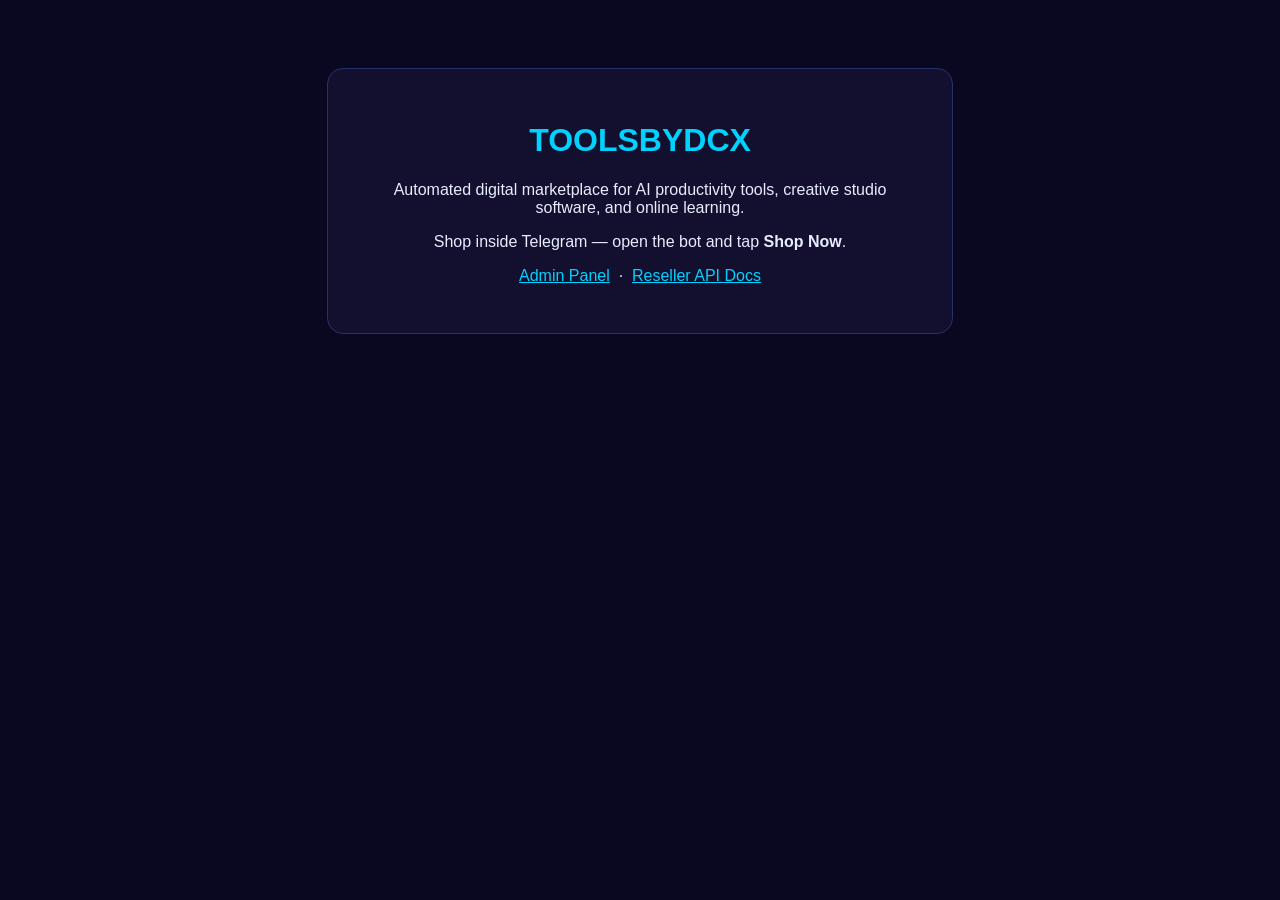
<file: public/index.html>
<!DOCTYPE html>
<html lang="en">
<head><meta charset="utf-8"><meta name="viewport" content="width=device-width, initial-scale=1">
<title>ToolsByDcx — Telegram Store</title>
<style>
body{background:#0a0820;color:#e8ecff;font-family:Arial,Helvetica,sans-serif;text-align:center;padding:60px 20px}
h1{color:#00d2ff} a{color:#00d2ff}
.card{max-width:560px;margin:0 auto;border:1px solid #26306b;border-radius:16px;padding:32px;background:#12102e}
</style></head>
<body><div class="card">
<h1>TOOLSBYDCX</h1>
<p>Automated digital marketplace for AI productivity tools, creative studio software, and online learning.</p>
<p>Shop inside Telegram — open the bot and tap <b>Shop Now</b>.</p>
<p><a href="admin/">Admin Panel</a> &nbsp;·&nbsp; <a href="api-docs/">Reseller API Docs</a></p>
</div></body></html>
</file>
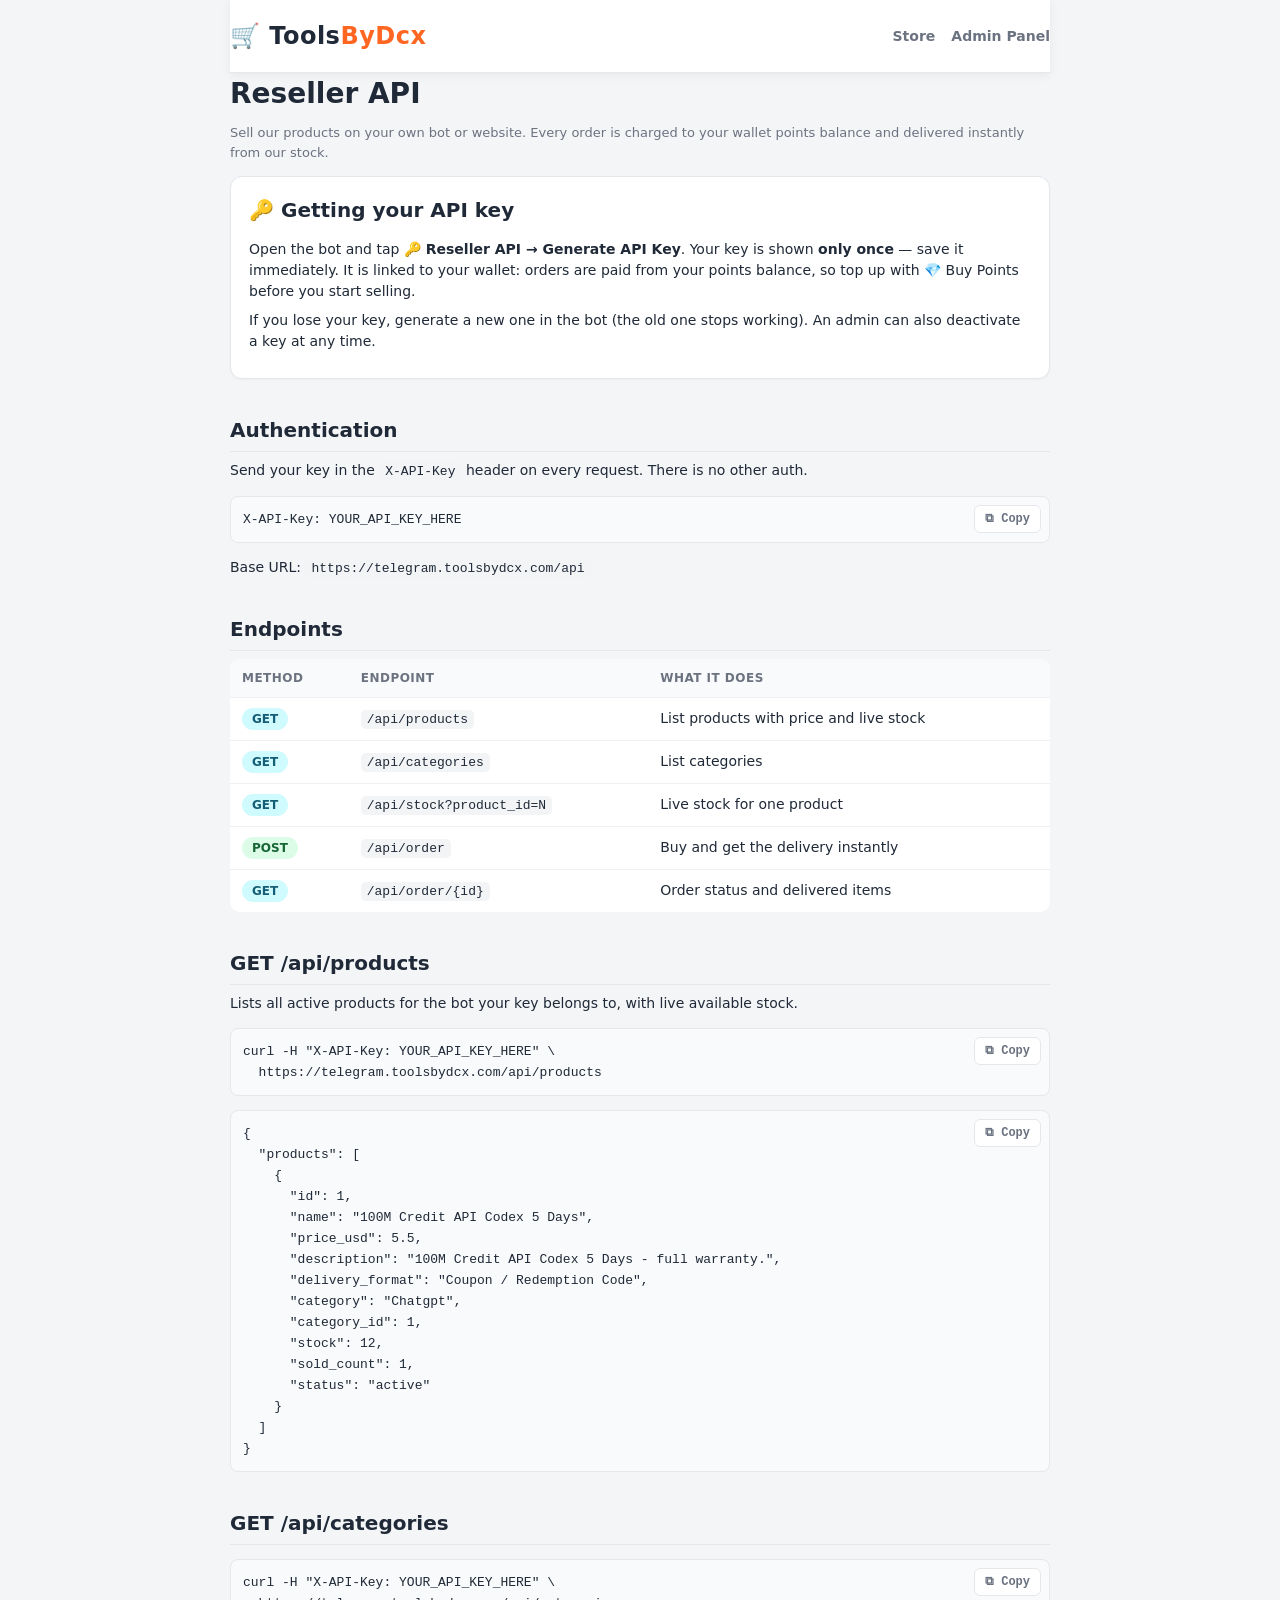
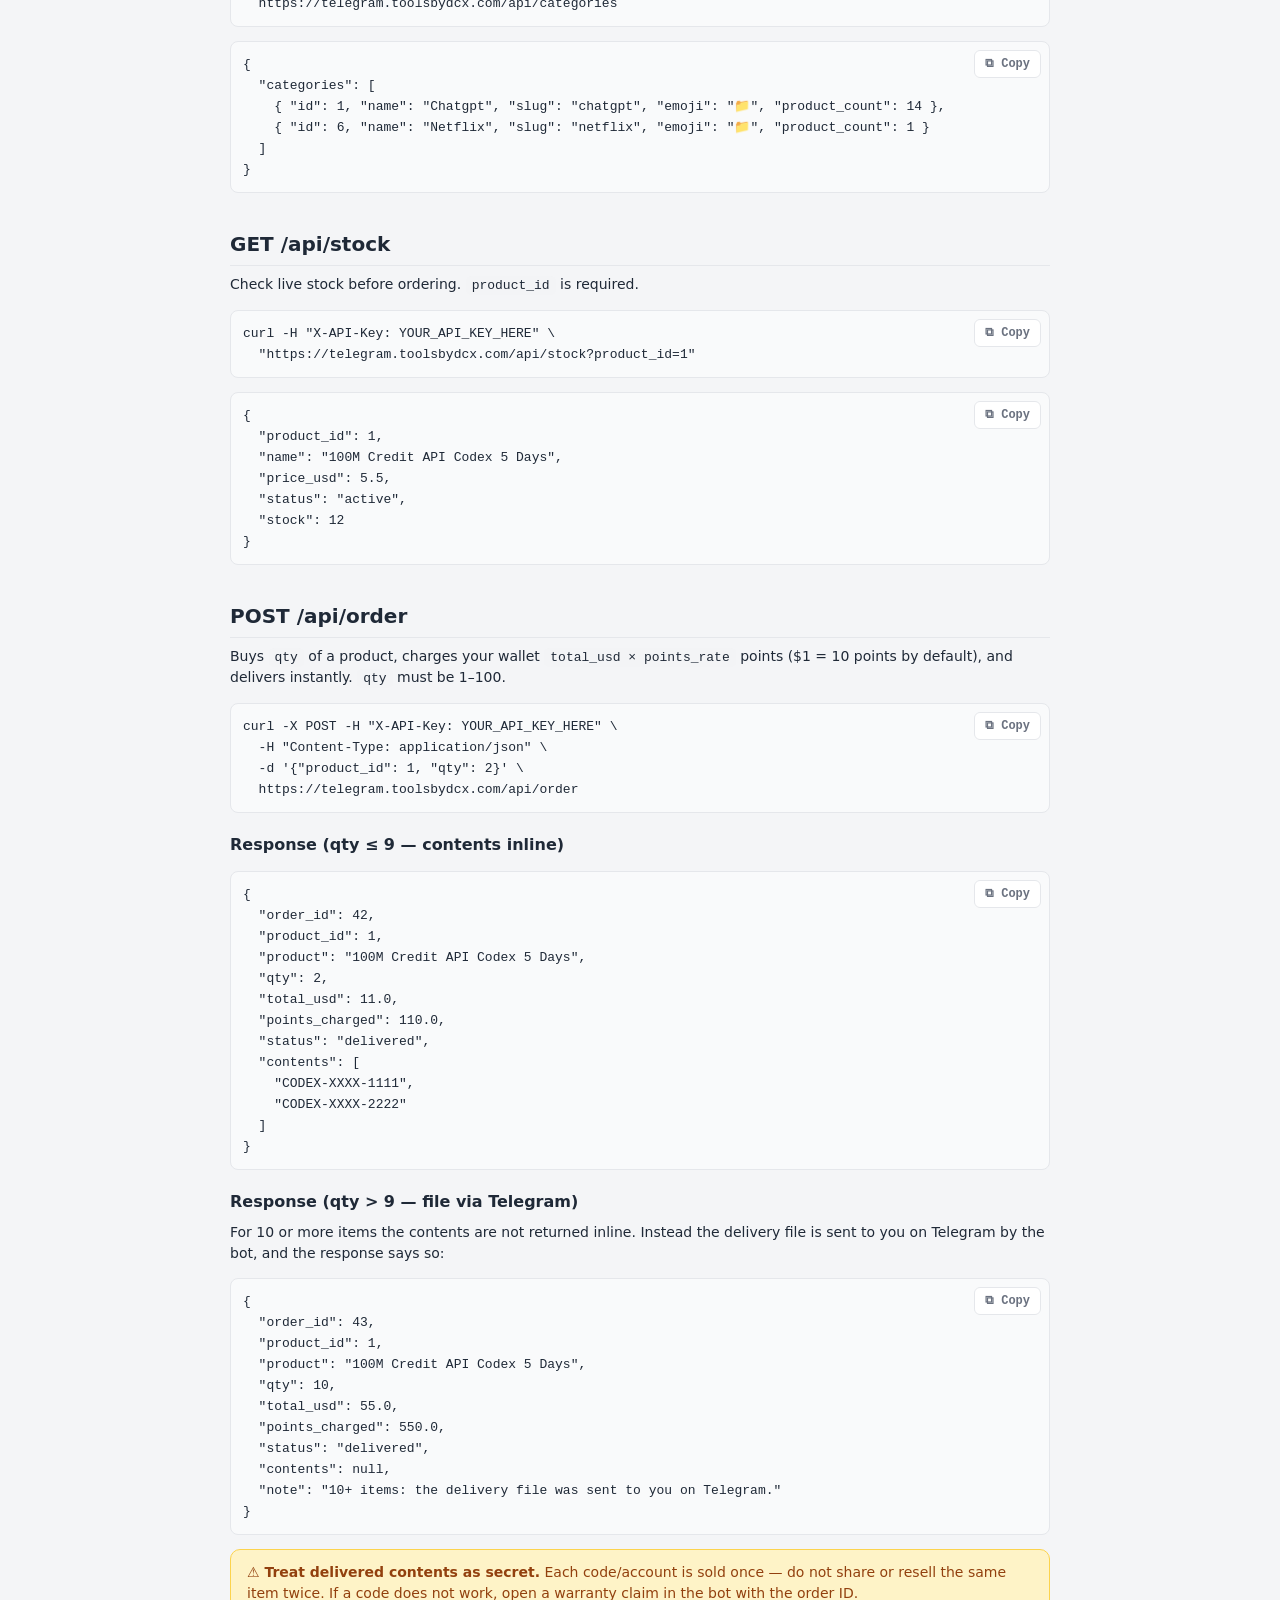
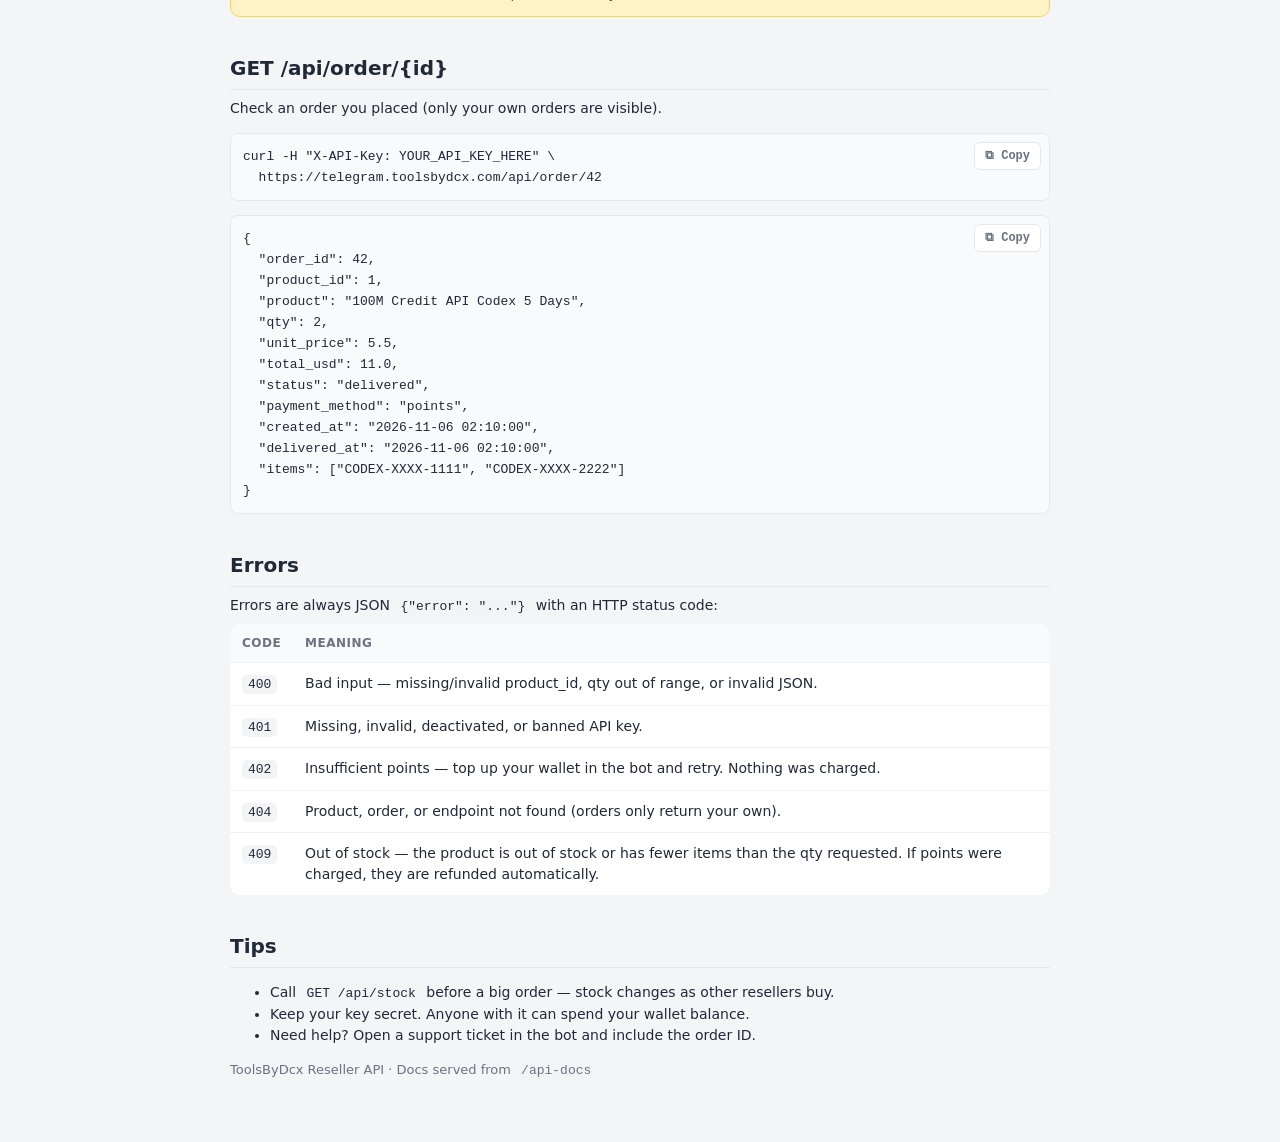
<file: public/api-docs/index.html>
<!DOCTYPE html>
<html lang="en">
<head>
<meta charset="utf-8">
<meta name="viewport" content="width=device-width, initial-scale=1">
<title>Reseller API Docs — ToolsByDcx</title>
<meta name="theme-color" content="#ff6622">
<link rel="icon" type="image/svg+xml" href="../assets/favicon.svg">
<link rel="icon" type="image/png" sizes="32x32" href="../assets/favicon-32.png">
<link rel="apple-touch-icon" href="../assets/apple-touch-icon.png">
<link rel="stylesheet" href="../assets/site.css?v=7">
</head>
<body><div class="docs">
<header>
<a class="logo" href="/" title="Home">🛒 Tools<span>ByDcx</span></a>
<nav class="nav"><a href="/">Store</a><a href="../admin/">Admin Panel</a></nav>
</header>
<h1>Reseller API</h1>
<p class="mut">Sell our products on your own bot or website. Every order is charged to your wallet points balance and delivered instantly from our stock.</p>

<div class="card">
<h2 style="margin-top:0;border:0">🔑 Getting your API key</h2>
<p>Open the bot and tap <b>🔑 Reseller API → Generate API Key</b>. Your key is shown <b>only once</b> — save it immediately. It is linked to your wallet: orders are paid from your points balance, so top up with 💎 Buy Points before you start selling.</p>
<p>If you lose your key, generate a new one in the bot (the old one stops working). An admin can also deactivate a key at any time.</p>
</div>

<h2>Authentication</h2>
<p>Send your key in the <code>X-API-Key</code> header on every request. There is no other auth.</p>
<pre><code>X-API-Key: YOUR_API_KEY_HERE</code></pre>
<p>Base URL: <code>https://telegram.toolsbydcx.com/api</code></p>

<h2>Endpoints</h2>
<table>
<tr><th>Method</th><th>Endpoint</th><th>What it does</th></tr>
<tr><td><span class="badge get">GET</span></td><td><code>/api/products</code></td><td>List products with price and live stock</td></tr>
<tr><td><span class="badge get">GET</span></td><td><code>/api/categories</code></td><td>List categories</td></tr>
<tr><td><span class="badge get">GET</span></td><td><code>/api/stock?product_id=N</code></td><td>Live stock for one product</td></tr>
<tr><td><span class="badge post">POST</span></td><td><code>/api/order</code></td><td>Buy and get the delivery instantly</td></tr>
<tr><td><span class="badge get">GET</span></td><td><code>/api/order/{id}</code></td><td>Order status and delivered items</td></tr>
</table>

<h2>GET /api/products</h2>
<p>Lists all active products for the bot your key belongs to, with live available stock.</p>
<pre><code>curl -H "X-API-Key: YOUR_API_KEY_HERE" \
  https://telegram.toolsbydcx.com/api/products</code></pre>
<pre><code>{
  "products": [
    {
      "id": 1,
      "name": "100M Credit API Codex 5 Days",
      "price_usd": 5.5,
      "description": "100M Credit API Codex 5 Days - full warranty.",
      "delivery_format": "Coupon / Redemption Code",
      "category": "Chatgpt",
      "category_id": 1,
      "stock": 12,
      "sold_count": 1,
      "status": "active"
    }
  ]
}</code></pre>

<h2>GET /api/categories</h2>
<pre><code>curl -H "X-API-Key: YOUR_API_KEY_HERE" \
  https://telegram.toolsbydcx.com/api/categories</code></pre>
<pre><code>{
  "categories": [
    { "id": 1, "name": "Chatgpt", "slug": "chatgpt", "emoji": "📁", "product_count": 14 },
    { "id": 6, "name": "Netflix", "slug": "netflix", "emoji": "📁", "product_count": 1 }
  ]
}</code></pre>

<h2>GET /api/stock</h2>
<p>Check live stock before ordering. <code>product_id</code> is required.</p>
<pre><code>curl -H "X-API-Key: YOUR_API_KEY_HERE" \
  "https://telegram.toolsbydcx.com/api/stock?product_id=1"</code></pre>
<pre><code>{
  "product_id": 1,
  "name": "100M Credit API Codex 5 Days",
  "price_usd": 5.5,
  "status": "active",
  "stock": 12
}</code></pre>

<h2>POST /api/order</h2>
<p>Buys <code>qty</code> of a product, charges your wallet <code>total_usd × points_rate</code> points ($1 = 10 points by default), and delivers instantly. <code>qty</code> must be 1–100.</p>
<pre><code>curl -X POST -H "X-API-Key: YOUR_API_KEY_HERE" \
  -H "Content-Type: application/json" \
  -d '{"product_id": 1, "qty": 2}' \
  https://telegram.toolsbydcx.com/api/order</code></pre>
<h3>Response (qty ≤ 9 — contents inline)</h3>
<pre><code>{
  "order_id": 42,
  "product_id": 1,
  "product": "100M Credit API Codex 5 Days",
  "qty": 2,
  "total_usd": 11.0,
  "points_charged": 110.0,
  "status": "delivered",
  "contents": [
    "CODEX-XXXX-1111",
    "CODEX-XXXX-2222"
  ]
}</code></pre>
<h3>Response (qty &gt; 9 — file via Telegram)</h3>
<p>For 10 or more items the contents are not returned inline. Instead the delivery file is sent to you on Telegram by the bot, and the response says so:</p>
<pre><code>{
  "order_id": 43,
  "product_id": 1,
  "product": "100M Credit API Codex 5 Days",
  "qty": 10,
  "total_usd": 55.0,
  "points_charged": 550.0,
  "status": "delivered",
  "contents": null,
  "note": "10+ items: the delivery file was sent to you on Telegram."
}</code></pre>
<div class="warn"><b>⚠️ Treat delivered contents as secret.</b> Each code/account is sold once — do not share or resell the same item twice. If a code does not work, open a warranty claim in the bot with the order ID.</div>

<h2>GET /api/order/{id}</h2>
<p>Check an order you placed (only your own orders are visible).</p>
<pre><code>curl -H "X-API-Key: YOUR_API_KEY_HERE" \
  https://telegram.toolsbydcx.com/api/order/42</code></pre>
<pre><code>{
  "order_id": 42,
  "product_id": 1,
  "product": "100M Credit API Codex 5 Days",
  "qty": 2,
  "unit_price": 5.5,
  "total_usd": 11.0,
  "status": "delivered",
  "payment_method": "points",
  "created_at": "2026-11-06 02:10:00",
  "delivered_at": "2026-11-06 02:10:00",
  "items": ["CODEX-XXXX-1111", "CODEX-XXXX-2222"]
}</code></pre>

<h2>Errors</h2>
<p>Errors are always JSON <code>{"error": "..."}</code> with an HTTP status code:</p>
<table>
<tr><th>Code</th><th>Meaning</th></tr>
<tr><td><code>400</code></td><td>Bad input — missing/invalid product_id, qty out of range, or invalid JSON.</td></tr>
<tr><td><code>401</code></td><td>Missing, invalid, deactivated, or banned API key.</td></tr>
<tr><td><code>402</code></td><td>Insufficient points — top up your wallet in the bot and retry. Nothing was charged.</td></tr>
<tr><td><code>404</code></td><td>Product, order, or endpoint not found (orders only return your own).</td></tr>
<tr><td><code>409</code></td><td>Out of stock — the product is out of stock or has fewer items than the qty requested. If points were charged, they are refunded automatically.</td></tr>
</table>

<h2>Tips</h2>
<ul>
<li>Call <code>GET /api/stock</code> before a big order — stock changes as other resellers buy.</li>
<li>Keep your key secret. Anyone with it can spend your wallet balance.</li>
<li>Need help? Open a support ticket in the bot and include the order ID.</li>
</ul>
<p class="mut">ToolsByDcx Reseller API · Docs served from <code>/api-docs</code></p>
</div>
<script>
document.querySelectorAll('.docs pre').forEach(function(pre){
  var b=document.createElement('button');
  b.className='copy-btn';b.type='button';b.textContent='⧉ Copy';
  b.addEventListener('click',function(){
    var t=(pre.querySelector('code')||pre).innerText;
    function done(){b.textContent='✓ Copied';setTimeout(function(){b.textContent='⧉ Copy';},1800);}
    if(navigator.clipboard&&navigator.clipboard.writeText){navigator.clipboard.writeText(t).then(done,function(){fallback();});}
    else fallback();
    function fallback(){var ta=document.createElement('textarea');ta.value=t;document.body.appendChild(ta);ta.select();try{document.execCommand('copy');done();}catch(e){}document.body.removeChild(ta);}
  });
  pre.appendChild(b);
});
</script>
</body></html>
</file>
<file: public/assets/site.css>
/* ToolsByDcx — shared design system. One theme for the whole site:
   admin panel, login page and public storefront. Bunny-style light theme,
   orange accent, same buttons/cards/badges everywhere. Mobile-first. */
:root{
  --bg:#f4f5f7; --card:#ffffff; --line:#e5e7eb; --line2:#eef0f3;
  --txt:#1f2937; --mut:#6b7280; --acc:#ff6622; --acc-d:#e6551a; --acc-soft:#fff1e8;
  --ok:#16a34a; --ok-soft:#dcfce7; --warn:#b45309; --warn-soft:#fef3c7;
  --bad:#dc2626; --bad-soft:#fee2e2; --info:#2563eb; --info-soft:#dbeafe;
  --blue:#00a8e8; --green:#00c853;
}
*{box-sizing:border-box}
html{scroll-behavior:smooth}
#all{scroll-margin-top:16px}
h2.cat{scroll-margin-top:16px}
body{margin:0;background:var(--bg);color:var(--txt);font:14px/1.5 system-ui,-apple-system,"Segoe UI",Roboto,sans-serif}
a{color:var(--acc);text-decoration:none}
a:hover{text-decoration:underline}
h1,h2,h3{color:var(--txt)}

/* ---------- Buttons ---------- */
button,.btn{display:inline-block;background:var(--acc);color:#fff;border:0;border-radius:8px;padding:8px 14px;font:inherit;cursor:pointer;font-weight:600}
button:hover,.btn:hover{background:var(--acc-d);text-decoration:none}
.btn2{background:#fff;border:1px solid #d1d5db;color:var(--txt)}
.btn2:hover{background:#f9fafb}
.btn-danger{background:var(--bad)}.btn-danger:hover{background:#b91c1c}
.btn-ok{background:var(--ok)}.btn-ok:hover{background:#15803d}
.btn-warn{background:#d97706}.btn-warn:hover{background:#b45309}
.btn-blue{background:var(--blue)}.btn-blue:hover{background:#0090c9}
.btn-green{background:var(--green)}.btn-green:hover{background:#00b34a}
.btn-sm{padding:4px 10px;font-size:13px}

/* ---------- Cards, stats, badges ---------- */
.card{background:var(--card);border:1px solid var(--line);border-radius:12px;padding:18px;margin-bottom:16px;box-shadow:0 1px 2px rgba(0,0,0,.04)}
.card h3{margin-top:0}
.grid{display:grid;grid-template-columns:repeat(auto-fit,minmax(170px,1fr));gap:14px;margin-bottom:16px}
.stat{background:var(--card);border:1px solid var(--line);border-radius:12px;padding:16px;box-shadow:0 1px 2px rgba(0,0,0,.04)}
.stat b{font-size:26px;display:block;color:var(--txt)}
.stat span{color:var(--mut);font-size:12px;font-weight:600;text-transform:uppercase;letter-spacing:.04em}
.stat b.acc{color:var(--acc)}
.flash{padding:11px 14px;border-radius:8px;margin-bottom:14px;font-weight:600}
.flash.ok{background:var(--ok-soft);color:#166534;border:1px solid #bbf7d0}
.flash.err{background:var(--bad-soft);color:#991b1b;border:1px solid #fecaca}
.badge{display:inline-block;padding:2px 10px;border-radius:20px;font-size:12px;font-weight:600;background:#f3f4f6;color:#374151}
.badge.ok{background:var(--ok-soft);color:#166534}
.badge.warn{background:var(--warn-soft);color:#92400e}
.badge.bad{background:var(--bad-soft);color:#991b1b}
.badge.info{background:var(--info-soft);color:#1d4ed8}
.mut{color:var(--mut);font-size:13px}
.mono{font-family:ui-monospace,Menlo,Consolas,monospace;font-size:12px;word-break:break-all}
.inline{display:inline}.inline form{display:inline}
.row{display:flex;gap:8px;align-items:center;flex-wrap:wrap}
pre{background:#f9fafb;border:1px solid var(--line);border-radius:8px;padding:12px;overflow:auto;white-space:pre-wrap;word-break:break-word}

/* ---------- Forms ---------- */
select,input[type=text],input[type=number],input[type=password],input[type=url],textarea{width:100%;background:#fff;border:1px solid #d1d5db;color:var(--txt);border-radius:8px;padding:8px 10px;font:inherit}
select{width:auto}textarea{min-height:90px;resize:vertical}
input:focus,select:focus,textarea:focus{outline:2px solid var(--acc-soft);border-color:var(--acc)}
label{display:block;font-size:12px;color:var(--mut);margin:10px 0 4px;font-weight:600}

/* ---------- Tables ---------- */
table{width:100%;border-collapse:collapse;background:var(--card);border-radius:10px;overflow:hidden}
th,td{padding:10px 12px;text-align:left;border-bottom:1px solid var(--line2);vertical-align:top}
th{background:#f9fafb;font-size:12px;text-transform:uppercase;letter-spacing:.04em;color:var(--mut)}
tr:last-child td{border-bottom:0}
tbody tr:hover{background:#fafafa}

/* ---------- Admin layout ---------- */
.wrap{display:flex;min-height:100vh}
.side{width:230px;background:#fff;border-right:1px solid var(--line);padding:14px 10px;position:sticky;top:0;height:100vh;overflow:auto;flex-shrink:0}
.side h1{font-size:17px;margin:6px 10px 18px;color:var(--txt)}
.side h1 span{color:var(--acc)}
.side h1 a{color:var(--txt);text-decoration:none;display:block}
.side h1 a:hover{text-decoration:none}
.side h4{margin:16px 12px 6px;font-size:11px;text-transform:uppercase;letter-spacing:.08em;color:var(--mut);font-weight:600}
.side a{display:flex;align-items:center;gap:8px;padding:8px 12px;border-radius:8px;color:#374151;margin:1px 0}
.side a:hover{background:#f3f4f6;text-decoration:none}
.side a.on{background:var(--acc-soft);color:var(--acc);font-weight:600}
.side .logout{color:var(--mut)}
.main{flex:1;padding:0 24px 40px;min-width:0}
.top{display:flex;gap:16px;align-items:center;justify-content:space-between;padding:16px 0;margin-bottom:18px;flex-wrap:wrap}
.top h2{margin:0;font-size:20px;font-weight:700}
.top .tools{display:flex;gap:10px;align-items:center;flex-wrap:wrap}
.search{position:relative}
.search input{width:220px;padding:8px 12px 8px 38px;border:1px solid var(--line);border-radius:8px;background:#fff;font:inherit}
.search span{position:absolute;left:12px;top:50%;transform:translateY(-50%);color:var(--mut);font-size:14px;line-height:1;pointer-events:none}
.top form{display:flex;gap:8px;align-items:center}
.userchip{display:flex;align-items:center;gap:8px;background:#fff;border:1px solid var(--line);border-radius:20px;padding:5px 12px 5px 6px;font-weight:600}
.userchip .av{width:26px;height:26px;border-radius:50%;background:var(--acc);color:#fff;display:flex;align-items:center;justify-content:center;font-size:13px}

/* ---------- Login page ---------- */
.login-wrap{min-height:100vh;display:flex;align-items:center;justify-content:center;padding:20px}
.box{background:#fff;border:1px solid var(--line);border-radius:14px;padding:28px;width:340px;max-width:100%;box-shadow:0 4px 16px rgba(0,0,0,.06)}
.box h1{margin:0 0 4px;font-size:20px}
.box h1 a{color:var(--txt);text-decoration:none}
.box h1 a span{color:var(--acc)}
.box .mut{margin:0 0 16px}

/* ---------- Sticky headers ---------- */
.store header{position:sticky;top:0;z-index:100;background:#fff;border-bottom:1px solid var(--line);box-shadow:0 2px 10px rgba(0,0,0,.06);margin:0 calc(50% - 50vw);padding:14px max(18px,calc(50vw - 510px + 18px));display:flex;align-items:center;justify-content:space-between;flex-wrap:wrap;gap:12px}
.store header.stuck{border-bottom-color:var(--line);box-shadow:0 2px 10px rgba(0,0,0,.06)}
.top{position:sticky;top:0;background:#fff;z-index:90;margin:0 -24px 18px;padding:16px 24px;border-bottom:1px solid var(--line);box-shadow:0 2px 10px rgba(0,0,0,.06)}

/* ---------- Public storefront ---------- */
.store{max-width:1020px;margin:0 auto;padding:0 18px 60px}
.logo{font-size:24px;font-weight:800;color:var(--txt);letter-spacing:.02em}
.logo span{color:var(--acc)}
.logo:hover{opacity:.85;text-decoration:none}
.store .nav a{margin-left:16px;color:var(--mut);font-weight:600}
.store .nav a:hover{color:var(--acc)}
.hero{text-align:center;padding:26px 0 10px}
.hero img{max-width:100%;border-radius:16px;border:1px solid var(--line);box-shadow:0 4px 16px rgba(0,0,0,.06)}
.hero h1{font-size:30px;margin:18px 0 8px}
.hero p{color:var(--mut);margin:6px 0;font-size:16px}
.hero .btn{padding:12px 22px;margin-top:14px}
.chips{display:flex;gap:8px;flex-wrap:wrap;margin:12px 0 4px}
.chips a{background:#fff;border:1px solid var(--line);border-radius:20px;padding:6px 14px;color:#374151;font-size:13px}
.chips a:hover{border-color:var(--acc);color:var(--acc);text-decoration:none}
h2.cat{margin:30px 0 12px;font-size:20px;border-bottom:1px solid var(--line);padding-bottom:8px}
.shop-grid{display:grid;grid-template-columns:repeat(auto-fill,minmax(240px,1fr));gap:14px}
.shop-card{background:var(--card);border:1px solid var(--line);border-radius:14px;padding:16px;box-shadow:0 1px 2px rgba(0,0,0,.04);transition:transform .15s ease,box-shadow .15s ease}
.shop-card:hover{transform:translateY(-2px);box-shadow:0 6px 18px rgba(0,0,0,.08)}
.shop-card h3{margin:0 0 8px;font-size:15px;line-height:1.35;min-height:40px}
.price{font-size:19px;font-weight:800;color:var(--ok)}
.price small{font-size:12px;color:var(--mut);font-weight:400}
.buy{display:inline-block;margin-top:12px;background:var(--green);color:#fff;font-weight:700;border-radius:8px;padding:8px 14px;font-size:14px}
.buy:hover{background:#00b34a;text-decoration:none}
.buy.off{background:#e5e7eb;color:var(--mut);cursor:not-allowed}
.empty{text-align:center;color:var(--mut);padding:50px 0}
.store footer{margin-top:44px;padding-top:18px;border-top:1px solid var(--line);text-align:center;color:var(--mut);font-size:13px}
.store footer a{margin:0 10px}

/* ---------- Charts (animated) ---------- */
.chart-row{display:grid;grid-template-columns:repeat(auto-fit,minmax(280px,1fr));gap:14px;margin-bottom:16px}
.chart-card{background:var(--card);border:1px solid var(--line);border-radius:12px;padding:18px;box-shadow:0 1px 2px rgba(0,0,0,.04)}
.chart-card h3{margin:0 0 14px}
.donut-wrap{display:flex;gap:18px;align-items:center;flex-wrap:wrap}
.donut{width:150px;height:150px;flex-shrink:0;animation:pop .6s ease}
.donut circle{fill:none;stroke-width:22}
.donut .hole{fill:#fff}
.donut text{font:700 20px system-ui,sans-serif;fill:var(--txt)}
.donut .seg{stroke-dasharray:0 440;animation:seg 1s ease forwards}
@keyframes seg{to{stroke-dasharray:var(--seg)}}
@keyframes pop{from{opacity:0;transform:scale(.92)}to{opacity:1;transform:scale(1)}}
.legend{list-style:none;margin:0;padding:0;font-size:13px}
.legend li{display:flex;align-items:center;gap:8px;margin:6px 0}
.legend .dot{width:12px;height:12px;border-radius:50%;flex-shrink:0}
.legend b{margin-left:auto;padding-left:16px}
.bar-row{margin:10px 0}
.bar-row .lbl{display:flex;justify-content:space-between;font-size:13px;margin-bottom:4px}
.bar-track{height:12px;background:var(--line2);border-radius:20px;overflow:hidden}
.bar-fill{height:100%;width:0;border-radius:20px;background:linear-gradient(90deg,var(--acc),#ff8f5c);transition:width 1s ease}
.bar-fill.blue{background:linear-gradient(90deg,var(--info),#60a5fa)}
.bar-fill.green{background:linear-gradient(90deg,var(--ok),#4ade80)}
.bars7{display:flex;align-items:flex-end;gap:10px;height:130px;padding-top:8px}
.bars7 .col{flex:1;text-align:center;min-width:0}
.bars7 .col .bar{margin:0 auto;width:70%;max-width:44px;border-radius:6px 6px 0 0;background:linear-gradient(180deg,#ff8f5c,var(--acc));height:4px;transition:height 1s ease}
.bars7 .col .cap{margin-top:6px;font-size:12px;color:var(--mut);white-space:nowrap;overflow:hidden;text-overflow:ellipsis}

/* ---------- Hero (storefront) ---------- */
.hero-split{display:grid;grid-template-columns:1.05fr .95fr;gap:28px;align-items:center;padding:34px 0 10px}
.hero-text h1{font-size:42px;line-height:1.12;margin:0 0 12px;letter-spacing:-.01em}
.grad-text{background:linear-gradient(90deg,var(--acc),#ff9a3d);-webkit-background-clip:text;background-clip:text;color:transparent}
.hero-text p.lead{font-size:17px;color:var(--mut);margin:0 0 18px}
.hero-cta{display:flex;gap:10px;flex-wrap:wrap;margin:6px 0 18px}
.hero-cta .btn{padding:12px 22px;font-size:15px}
.trust-row{display:flex;gap:16px;flex-wrap:wrap;font-size:13px;color:var(--mut);font-weight:600}
.trust-row span{display:flex;align-items:center;gap:6px}
.hero-art{position:relative}
.hero-art img{width:100%;border-radius:18px;border:1px solid var(--line);box-shadow:0 10px 30px rgba(0,0,0,.10);display:block}
.float-card{position:absolute;background:#fff;border:1px solid var(--line);border-radius:12px;padding:10px 14px;box-shadow:0 8px 22px rgba(0,0,0,.12);font-weight:700;font-size:13px;animation:floaty 3.4s ease-in-out infinite}
.float-card small{display:block;color:var(--mut);font-weight:600;font-size:11px}
.float-card.c1{top:14px;left:-14px}
.float-card.c2{bottom:16px;right:-10px;animation-delay:1.2s}
@keyframes floaty{0%,100%{transform:translateY(0)}50%{transform:translateY(-8px)}}
.steps{display:grid;grid-template-columns:repeat(auto-fit,minmax(200px,1fr));gap:14px;margin:14px 0 6px}
.step{background:var(--card);border:1px solid var(--line);border-radius:12px;padding:18px;box-shadow:0 1px 2px rgba(0,0,0,.04)}
.step .num{width:34px;height:34px;border-radius:50%;background:var(--acc-soft);color:var(--acc);display:flex;align-items:center;justify-content:center;font-weight:800;margin-bottom:10px}
.step h3{margin:0 0 6px;font-size:15px}
.step p{margin:0;color:var(--mut);font-size:13px}
.stars{color:#f59e0b;letter-spacing:2px}
.review-card{background:var(--card);border:1px solid var(--line);border-radius:12px;padding:16px;box-shadow:0 1px 2px rgba(0,0,0,.04)}
.review-card p{margin:8px 0 10px;font-size:14px}
.review-card .who{color:var(--mut);font-size:12px;font-weight:600}
.cta-banner{background:linear-gradient(120deg,var(--acc),#ff8f5c);border-radius:16px;padding:28px;text-align:center;color:#fff;margin-top:36px}
.cta-banner h2{color:#fff;margin:0 0 8px;font-size:24px}
.cta-banner p{margin:0 0 16px;color:#fff;opacity:.92}
.cta-banner .btn{background:#fff;color:var(--acc)}
.cta-banner .btn:hover{background:#fff1e8}

/* ---------- API docs ---------- */
.docs{max-width:860px;margin:0 auto;padding:0 20px 60px}
.docs .nav a{margin-left:16px;color:var(--mut);font-weight:600}
.docs .nav a:hover{color:var(--acc)}
.docs header{display:flex;align-items:center;justify-content:space-between;padding:18px 0;flex-wrap:wrap;gap:12px;position:sticky;top:0;background:#fff;z-index:100;border-bottom:1px solid var(--line);box-shadow:0 2px 10px rgba(0,0,0,.06)}
.docs h1{font-size:28px;margin:0 0 4px}
.docs h2{font-size:20px;margin:36px 0 8px;border-bottom:1px solid var(--line);padding-bottom:6px}
.docs h3{font-size:16px;margin:20px 0 6px}
.docs p{margin:8px 0}
.docs code{font-family:ui-monospace,Menlo,Consolas,monospace;font-size:13px;background:#f3f4f6;padding:2px 6px;border-radius:5px}
.docs pre code{background:none;padding:0}
.docs pre{position:relative}
.copy-btn{position:absolute;top:8px;right:8px;background:#fff;border:1px solid var(--line);color:var(--mut);border-radius:6px;padding:4px 10px;font-size:12px;font-weight:600;cursor:pointer}
.copy-btn:hover{border-color:var(--acc);color:var(--acc)}
.docs .card{margin:14px 0}
.badge.get{background:#cffafe;color:#155e75}
.badge.post{background:var(--ok-soft);color:#166534}
.docs .warn{background:var(--warn-soft);border:1px solid #fcd34d;border-radius:10px;padding:12px 16px;color:#92400e}

/* ---------- Back to top ---------- */
.back-to-top{position:fixed;right:22px;bottom:22px;width:50px;height:50px;border-radius:50%;background:var(--acc);color:#fff;border:0;cursor:pointer;font-size:22px;font-weight:700;box-shadow:0 6px 18px rgba(255,102,34,.45);opacity:0;visibility:hidden;pointer-events:none;transition:opacity .25s ease,transform .25s ease,visibility .25s;z-index:9999;display:flex;align-items:center;justify-content:center}
.back-to-top.show{opacity:1;visibility:visible;pointer-events:auto}
.back-to-top:hover{background:var(--acc-d);transform:translateY(-2px)}

/* ---------- Responsive / mobile friendly ---------- */
@media (max-width:860px){
  .wrap{flex-direction:column}
  .side{width:100%;height:auto;position:static;border-right:0;border-bottom:1px solid var(--line);display:flex;flex-wrap:wrap;gap:2px;align-items:center;padding:10px}
  .side h1{width:100%;margin:2px 10px 8px}
  .side h4{width:100%;margin:12px 12px 4px}
  .side a{white-space:nowrap}
  .main{padding:0 14px 30px}
  .top h2{font-size:18px}
  .top .tools{width:100%}
  .search{flex:1}
  .search input{width:100%}
  .grid{grid-template-columns:repeat(auto-fit,minmax(140px,1fr));gap:10px}
  .stat b{font-size:22px}
  table{display:block;overflow-x:auto;white-space:nowrap}
  .hero h1{font-size:24px}
  .hero-split{grid-template-columns:1fr;padding-top:18px}
  .hero-text h1{font-size:30px}
  .float-card.c1{left:6px}
  .float-card.c2{right:6px}
  .shop-grid{grid-template-columns:repeat(auto-fill,minmax(160px,1fr));gap:10px}
  .store .nav a{margin-left:10px}
  .logo{font-size:20px}
  .donut-wrap{justify-content:center}
}

/* ---------- Admin notifications (Issue 41): bell + sidebar counters ---------- */
.bell{position:relative;display:inline-flex;align-items:center;justify-content:center;width:38px;height:38px;border:1px solid var(--line);border-radius:50%;background:#fff;font-size:19px;line-height:1;text-decoration:none}
.bell:hover{background:#f3f4f6;text-decoration:none}
.bell-badge{position:absolute;top:-6px;right:-6px;min-width:20px;height:20px;padding:0 5px;border-radius:10px;background:#dc2626;color:#fff;font-size:12px;font-weight:800;display:flex;align-items:center;justify-content:center;border:2px solid #fff;box-shadow:0 0 0 2px rgba(220,38,38,.25),0 2px 6px rgba(220,38,38,.45);animation:badgePulse 1.6s ease-in-out infinite}
.nav-badge{margin-left:auto;min-width:22px;height:22px;padding:0 7px;border-radius:11px;background:#dc2626;color:#fff;font-size:12px;font-weight:800;display:inline-flex;align-items:center;justify-content:center;box-shadow:0 0 0 2px rgba(220,38,38,.18),0 2px 6px rgba(220,38,38,.35);animation:badgePulse 1.6s ease-in-out infinite}
@keyframes badgePulse{0%,100%{transform:scale(1)}50%{transform:scale(1.12)}}
</file>
